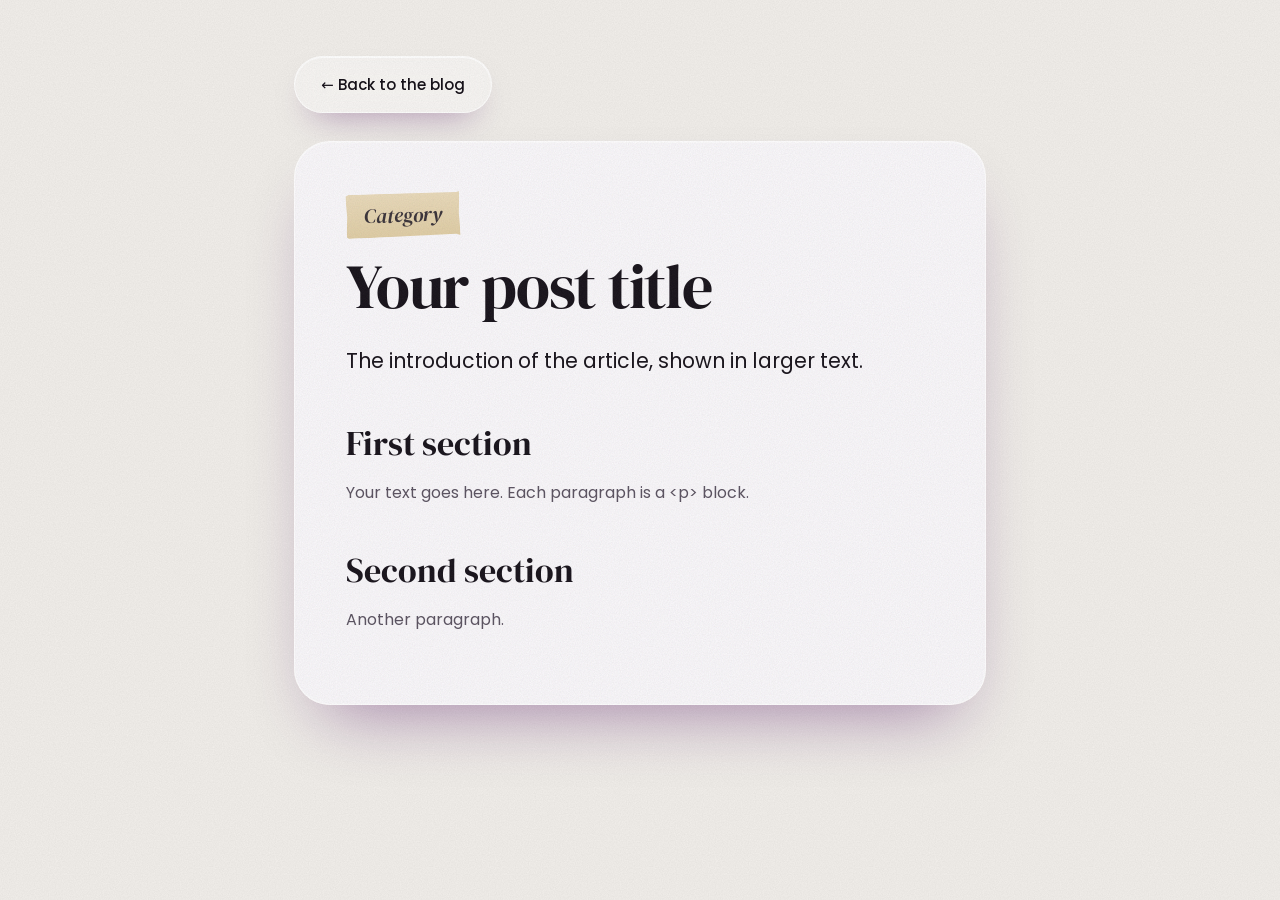
<file: blog/_template.html>
<!doctype html>
<!--
  BLOG POST TEMPLATE
  ==================
  1. Copy this file into blog/posts/ and give it a short name, for example:
       blog/posts/why-brand-consistency-matters.html
     (lowercase, no spaces, no accents). Files starting with "_" are ignored.
  2. Change the 4 required lines in <head> (title, description, date, category).
  3. Write your article in the <main> part below. Keep the structure.
  4. Save the file, then double-click update-blog.bat (Windows) so the post appears
     on the Blog page. Nothing else to change.
  Set status to "draft" to keep a post hidden while you write it.
-->
<html lang="en">
  <head>
    <meta charset="UTF-8" />
    <meta name="viewport" content="width=device-width, initial-scale=1" />

    <!-- Google tag (gtag.js) -->
    <script async src="https://www.googletagmanager.com/gtag/js?id=G-WNPLGX0RPK"></script>
    <script>
      window.dataLayer = window.dataLayer || [];
      function gtag(){dataLayer.push(arguments);}
      gtag('js', new Date());

      gtag('config', 'G-WNPLGX0RPK');
    </script>

    <!-- REQUIRED: the title shown on the Blog page -->
    <title>Your post title</title>
    <!-- REQUIRED: one or two sentences shown on the Blog page -->
    <meta name="description" content="A short summary of the article." />
    <!-- REQUIRED: publication date, YYYY-MM-DD -->
    <meta name="date" content="2026-10-30" />
    <!-- OPTIONAL: small label above the title, for example Design, Video, Web -->
    <meta name="category" content="Design" />
    <!-- OPTIONAL: "published" (default) or "draft" (hidden from the Blog page) -->
    <meta name="status" content="published" />

    <link rel="icon" href="../../brand/mark.png" />
    <link rel="stylesheet" href="../../app.css" />
    <link rel="stylesheet" href="../../custom.css" />
    <link rel="preconnect" href="https://fonts.googleapis.com" />
    <link rel="preconnect" href="https://fonts.gstatic.com" crossorigin />
    <link href="https://fonts.googleapis.com/css2?family=DM+Serif+Display:ital@0;1&family=Poppins:wght@300;400;500;600;700&display=swap" rel="stylesheet" />
  </head>
  <body class="post-page">
    <main class="view">
      <a class="btn btn--ghost post-back" href="../../index.html#/blog">&larr; Back to the blog</a>

      <article class="glass post-body">
        <span class="tape small">Category</span>
        <h1>Your post title</h1>
        <p class="lead">The introduction of the article, shown in larger text.</p>

        <h2>First section</h2>
        <p>Your text goes here. Each paragraph is a &lt;p&gt; block.</p>

        <!-- Optional image: put the file in blog/posts/images/ and use this line -->
        <!-- <img src="images/my-picture.jpg" alt="Short description of the picture" /> -->

        <h2>Second section</h2>
        <p>Another paragraph.</p>
      </article>
    </main>
  </body>
</html>
</file>
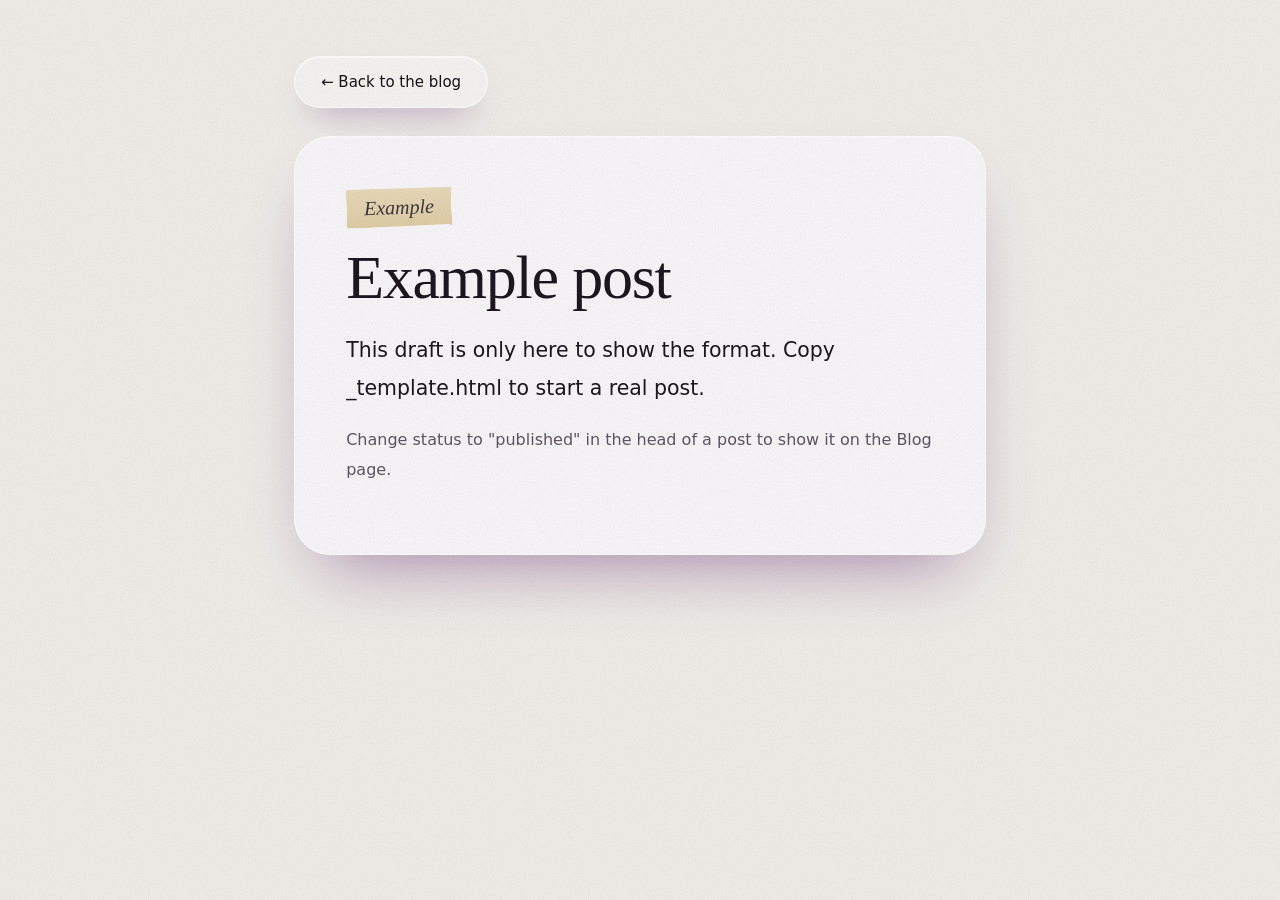
<file: blog/posts/example-post-draft.html>
<!doctype html>
<html lang="en">
  <head>
    <meta charset="UTF-8" />
    <meta name="viewport" content="width=device-width, initial-scale=1" />

    <!-- Google tag (gtag.js) -->
    <script async src="https://www.googletagmanager.com/gtag/js?id=G-WNPLGX0RPK"></script>
    <script>
      window.dataLayer = window.dataLayer || [];
      function gtag(){dataLayer.push(arguments);}
      gtag('js', new Date());

      gtag('config', 'G-WNPLGX0RPK');
    </script>
    <title>Example post (draft, not shown on the site)</title>
    <meta name="description" content="This is an example. It stays hidden while its status is draft." />
    <meta name="date" content="2026-10-30" />
    <meta name="category" content="Example" />
    <meta name="status" content="draft" />
    <link rel="icon" href="../../brand/mark.png" />
    <link rel="stylesheet" href="../../app.css" />
    <link rel="stylesheet" href="../../custom.css" />
  </head>
  <body class="post-page">
    <main class="view">
      <a class="btn btn--ghost post-back" href="../../index.html#/blog">&larr; Back to the blog</a>
      <article class="glass post-body">
        <span class="tape small">Example</span>
        <h1>Example post</h1>
        <p class="lead">This draft is only here to show the format. Copy _template.html to start a real post.</p>
        <p>Change status to "published" in the head of a post to show it on the Blog page.</p>
      </article>
    </main>
  </body>
</html>
</file>
<file: app.css>
:root{--purple: #7f2a8e;--purple-2: #a54bb8;--purple-deep: #2a0b33;--gold: #ffb400;--teal: #2bb3c0;--ink: #17121a;--muted: #5b5361;--paper: #f2efeb;--ring: rgba(127, 42, 142, .45);--glass-bg: linear-gradient(145deg, rgba(255, 255, 255, .58), rgba(255, 255, 255, .16));--glass-edge: rgba(255, 255, 255, .75);--glass-shadow: 0 34px 70px -30px rgba(70, 0, 90, .45);--radius-xl: 36px;--radius-lg: 28px;--radius-md: 20px;--spring: cubic-bezier(.3, 1.18, .5, 1);--ease-out: cubic-bezier(.16, 1, .3, 1);--serif: "DM Serif Display", "Playfair Display", Georgia, serif;--sans: "Poppins", system-ui, -apple-system, "Segoe UI", sans-serif}*,*:before,*:after{box-sizing:border-box}html{-webkit-text-size-adjust:100%;scroll-behavior:auto}body{margin:0;min-height:100vh;font-family:var(--sans);color:var(--ink);background:var(--paper);overflow-x:hidden;-webkit-font-smoothing:antialiased}body:before{content:"";position:fixed;inset:0;z-index:60;pointer-events:none;opacity:.55;mix-blend-mode:multiply;background-image:url("data:image/svg+xml;utf8,<svg xmlns='http://www.w3.org/2000/svg' width='220' height='220'><filter id='n'><feTurbulence type='fractalNoise' baseFrequency='.85' numOctaves='3' stitchTiles='stitch'/><feColorMatrix values='0 0 0 0 0  0 0 0 0 0  0 0 0 0 0  0 0 0 .18 0'/></filter><rect width='100%' height='100%' filter='url(%23n)'/></svg>")}img{display:block;max-width:100%}a{color:inherit}:focus-visible{outline:3px solid rgba(127,42,142,.45);outline-offset:4px;border-radius:14px}em{font-style:italic;color:var(--purple)}.bg-blobs span{position:fixed;border-radius:50%;filter:blur(90px);opacity:.55;z-index:0;pointer-events:none;animation:drift 20s ease-in-out infinite alternate}.bg-blobs .b1{width:46vw;height:46vw;left:-12vw;top:-14vw;background:#9b3fb0}.bg-blobs .b2{width:36vw;height:36vw;right:-10vw;top:18vh;background:var(--gold);opacity:.35;animation-duration:26s}.bg-blobs .b3{width:40vw;height:40vw;left:25vw;bottom:-20vw;background:var(--teal);opacity:.35;animation-duration:23s}@keyframes drift{0%{transform:translateZ(0) scale(1)}to{transform:translate3d(4vw,-3vh,0) scale(1.12)}}#water{position:fixed;inset:0;width:100vw;height:100vh;z-index:1;pointer-events:none;opacity:.22}#scene{position:fixed;inset:0;width:100vw;height:100vh;z-index:2;pointer-events:none}.cursor-glow-legacy{position:fixed;left:0;top:0;width:360px;height:360px;border-radius:50%;background:radial-gradient(circle,rgba(255,255,255,.55),rgba(165,75,184,.22) 30%,transparent 68%);box-shadow:0 0 0 1px #7f2a8e40;pointer-events:none;z-index:210;opacity:0;transition:opacity .4s}.cursor-glow.on{opacity:1}.glass{position:relative;background:var(--glass-bg);-webkit-backdrop-filter:blur(22px) saturate(180%);backdrop-filter:blur(22px) saturate(180%);border:1px solid var(--glass-edge);border-radius:var(--radius-lg);box-shadow:inset 0 1px #ffffffe6,inset 0 -14px 30px #ffffff14,var(--glass-shadow);isolation:isolate;transform-style:preserve-3d;transition:box-shadow .6s var(--ease-out),border-color .4s;--hover: 0}.glass:after{content:"";position:absolute;inset:0;border-radius:inherit;pointer-events:none;background:radial-gradient(520px circle at var(--mx, 50%) var(--my, 0%),rgba(255,255,255,.2),rgba(255,255,255,0) 55%),linear-gradient(115deg,#fff0 30%,#ffffff1f 46%,#fff0 60%);opacity:var(--hover);transition:opacity .7s var(--ease-out);z-index:2}.glass:hover{border-color:#fffffff2;box-shadow:inset 0 1px #fff,inset 0 -14px 40px #ffffff1f,0 46px 80px -30px #5a006e8c}.glass-inner{background:#ffffff8c;backdrop-filter:blur(16px);-webkit-backdrop-filter:blur(16px);border-radius:var(--radius-md);border:1px solid rgba(255,255,255,.8)}.nav{position:fixed;top:18px;left:50%;translate:-50% 0;z-index:40;width:min(1040px,calc(100% - 28px));display:flex;align-items:center;justify-content:space-between;gap:16px;padding:8px 8px 8px 12px;border-radius:999px;transition:box-shadow .6s var(--ease-out),background .6s}.nav.is-scrolled{background:linear-gradient(145deg,#ffffffc7,#ffffff73)}.brand{display:inline-flex;align-items:center;gap:10px;text-decoration:none;font-weight:600;font-size:15px;white-space:nowrap}.brand img{width:34px;height:34px;object-fit:contain}.brand-text{position:relative;top:-3px}.brand-text em{color:var(--purple);font-weight:500}.nav-links{position:relative;display:flex;gap:2px;padding:4px;border-radius:999px;background:#ffffff4d;box-shadow:inset 0 1px #ffffffb3}.nav-links a{position:relative;z-index:1;padding:10px 13px;border-radius:999px;font-size:14px;font-weight:500;text-decoration:none;color:var(--ink);transition:color .3s;white-space:nowrap}.nav-links a.active{color:var(--purple)}.nav-links a:not(.active):hover{opacity:.6}.theme-toggle{position:relative;flex:none;width:44px;height:44px;border-radius:50%;display:grid;place-items:center;border:1px solid rgba(255,255,255,.85);background:#ffffff73;-webkit-backdrop-filter:blur(16px);backdrop-filter:blur(16px);box-shadow:inset 0 1px #fff,0 10px 24px -12px #46005a80;color:var(--ink);cursor:pointer;transition:transform .6s var(--spring),background .4s}.theme-toggle:hover{transform:scale(1.08) rotate(-12deg)}.theme-toggle:active{transform:scale(.92)}.theme-toggle svg{position:absolute;width:20px;height:20px;transition:transform .7s var(--spring),opacity .4s}.theme-toggle .icon-moon{opacity:0;transform:rotate(-60deg) scale(.6)}.theme-toggle .icon-sun,html[data-theme=dark] .theme-toggle .icon-moon{opacity:1;transform:rotate(0) scale(1)}html[data-theme=dark] .theme-toggle .icon-sun{opacity:0;transform:rotate(60deg) scale(.6)}.nav-pill{position:absolute;top:4px;bottom:4px;left:0;width:0;border-radius:999px;background:linear-gradient(145deg,#fffffff2,#ffffff8c);box-shadow:inset 0 1px #fff,0 10px 24px -8px #7f2a8e73}.btn{position:relative;overflow:hidden;display:inline-flex;align-items:center;gap:10px;padding:16px 26px;border:0;border-radius:999px;font:inherit;font-weight:500;font-size:15px;text-decoration:none;color:#fff;cursor:pointer;background:linear-gradient(135deg,var(--purple-2),var(--purple) 55%,#4d1a5c);box-shadow:inset 0 1px #fff6,0 18px 40px -14px #7f2a8ebf;transition:box-shadow .5s var(--ease-out),filter .4s}.btn:hover{filter:brightness(1.08) saturate(1.1);box-shadow:inset 0 1px #ffffff80,0 26px 50px -14px #7f2a8ee6}.btn:active{transform:scale(.96)}.btn--ghost{color:var(--ink);background:#fff6;border:1px solid rgba(255,255,255,.85);-webkit-backdrop-filter:blur(16px);backdrop-filter:blur(16px);box-shadow:inset 0 1px #fff,0 16px 34px -18px #46005a80}.btn svg{transition:transform .6s var(--spring)}.btn:hover svg{transform:translate(4px)}.ripple{position:absolute;width:12px;height:12px;margin:-6px 0 0 -6px;border-radius:50%;background:#ffffff8c;pointer-events:none;animation:ripple .8s var(--ease-out) forwards}@keyframes ripple{to{transform:scale(26);opacity:0}}.view{position:relative;z-index:3;min-height:100vh;padding:130px clamp(20px,5vw,84px) 40px;outline:none}.section{padding:clamp(48px,6vw,88px) 0 0}.display{font-family:var(--serif);font-weight:400;letter-spacing:-.02em;line-height:1;margin:0}.lead{font-size:clamp(16px,1.3vw,19px);line-height:1.75;color:var(--muted);max-width:58ch}.w{display:inline-block;overflow:hidden;vertical-align:top;padding:0 .04em .14em;margin:0 -.04em -.14em}.wi{display:inline-block;will-change:transform}.tape{display:inline-block;align-self:flex-start;padding:10px 24px;font-family:var(--serif);font-style:italic;font-size:clamp(20px,2.2vw,28px);color:#3a3339;background:linear-gradient(180deg,#ecdcbc,#e2cfa6);box-shadow:0 10px 22px -12px #3c280080;transform:rotate(-2deg);clip-path:polygon(0 4%,3% 0,97% 2%,100% 0,99% 50%,100% 100%,96% 97%,2% 100%,0 96%,1% 50%)}.tape.small{font-size:20px;padding:8px 18px}.hero{position:relative;min-height:74vh;display:flex;align-items:center}.hero-copy{max-width:min(640px,52vw)}.eyebrow{display:inline-flex;align-items:center;gap:10px;padding:10px 18px;margin-bottom:26px;font-size:13px;font-weight:500;letter-spacing:.04em;border-radius:999px}.dot{width:9px;height:9px;border-radius:50%;background:var(--gold);box-shadow:0 0 0 4px #ffb40040;animation:pulse 2.4s ease-in-out infinite}@keyframes pulse{50%{box-shadow:0 0 0 9px #ffb40000}}.hero-title{font-size:clamp(40px,5.4vw,88px);line-height:1;margin-bottom:26px}.hero .lead{margin-bottom:36px}.cta-row{display:flex;flex-wrap:wrap;gap:14px}.hero-scroll{position:absolute;left:50%;bottom:-40px;display:flex;flex-direction:column;align-items:center;gap:10px;font-size:12px;letter-spacing:.2em;text-transform:uppercase;color:var(--muted);translate:-50% 0}.hero-scroll i{width:22px;height:36px;border:2px solid rgba(60,20,70,.4);border-radius:12px;position:relative}.hero-scroll i:after{content:"";position:absolute;left:50%;top:6px;width:4px;height:8px;margin-left:-2px;border-radius:4px;background:var(--purple);animation:wheel 1.8s var(--ease-out) infinite}@keyframes wheel{0%{transform:translateY(0);opacity:1}to{transform:translateY(12px);opacity:0}}.section-head{margin-bottom:48px;display:flex;flex-direction:column;gap:22px;align-items:flex-start}.section-head h2,.split h2,.cta h2,.quote p,.prose h2{font-size:clamp(30px,3.4vw,50px);line-height:1.06;margin:0 0 16px}.page-head{display:flex;flex-direction:column;gap:22px;align-items:flex-start;margin-bottom:20px}.page-head h1{font-size:clamp(46px,6vw,96px);line-height:.98;max-width:14ch}.page-head .lead{margin:0}.grid-3{display:grid;grid-template-columns:repeat(3,minmax(0,1fr));gap:22px}.grid-4{display:grid;grid-template-columns:repeat(4,minmax(0,1fr));gap:18px}.px{will-change:transform}.card{padding:30px 28px;border-radius:var(--radius-xl);transform:translateZ(0)}.card h3{font-family:var(--serif);font-weight:400;font-size:26px;margin:22px 0 10px}.card p{color:var(--muted);line-height:1.7;margin:0 0 20px}.icon-bubble{width:66px;height:66px;border-radius:22px;display:grid;place-items:center;color:#fff;background:linear-gradient(145deg,var(--purple-2),var(--purple));box-shadow:inset 0 1px #ffffff80,0 14px 28px -12px #7f2a8ecc}.icon-bubble svg{width:30px;height:30px}.tone-gold .icon-bubble{background:linear-gradient(145deg,#ffd45c,#ffb400);color:#3b2a00;box-shadow:inset 0 1px #fff9,0 14px 28px -12px #ffb400e6}.tone-teal .icon-bubble{background:linear-gradient(145deg,#6fd6df,var(--teal));box-shadow:inset 0 1px #ffffff80,0 14px 28px -12px #2bb3c0e6}.link-arrow{display:inline-flex;align-items:center;gap:8px;font-weight:600;color:var(--purple);text-decoration:none}.link-arrow svg{transition:transform .6s var(--spring)}.link-arrow:hover svg{transform:translate(6px)}.split{display:grid;grid-template-columns:minmax(0,.9fr) minmax(0,1.1fr);gap:clamp(24px,4vw,60px);align-items:center;padding:clamp(24px,3vw,44px);border-radius:var(--radius-xl)}.split p{color:var(--muted);line-height:1.75;margin:0 0 28px}.portrait{width:100%;aspect-ratio:1 / 1;object-fit:cover;border-radius:var(--radius-lg);filter:saturate(.85) contrast(1.02);box-shadow:inset 0 0 0 1px #fff9}.cta{padding:clamp(40px,6vw,80px);border-radius:var(--radius-xl);display:flex;flex-direction:column;gap:32px;align-items:flex-start;background:linear-gradient(135deg,#7f2a8e24,#ffffff59)}.cta h2{max-width:18ch}.about-intro{display:grid;grid-template-columns:minmax(0,1.2fr) minmax(0,.8fr);gap:clamp(24px,4vw,56px);align-items:start}.prose{padding:clamp(28px,4vw,52px);border-radius:var(--radius-xl);display:flex;flex-direction:column;gap:20px}.prose p{margin:0;color:var(--muted);line-height:1.8}.prose .lead{color:var(--ink);font-size:clamp(18px,1.6vw,22px)}.portrait-frame{margin:0;padding:14px;border-radius:var(--radius-xl)}.portrait-frame img{width:100%;aspect-ratio:1 / 1;object-fit:cover;border-radius:24px}.portrait-frame figcaption{padding:14px 6px 4px;font-size:14px;color:var(--muted)}.pillars{margin-top:28px}.quote{padding:clamp(36px,6vw,84px);border-radius:var(--radius-xl)}.quote p{font-size:clamp(28px,3.2vw,46px);line-height:1.12;max-width:26ch;margin:0}.accordion{display:flex;flex-direction:column;gap:20px}.svc{border-radius:var(--radius-xl);padding:0;overflow:hidden}.svc-head{width:100%;display:grid;grid-template-columns:auto 1fr auto;gap:22px;align-items:center;padding:26px 34px;background:none;border:0;font:inherit;color:inherit;text-align:left;cursor:pointer}.svc-icon{width:58px;height:58px;border-radius:20px}.svc-icon svg{width:26px;height:26px}.svc-title{display:flex;align-items:baseline;gap:18px}.svc-title .display{font-size:clamp(34px,4.4vw,60px)}.svc-num{font-size:14px;font-weight:600;color:var(--muted);letter-spacing:.1em}.svc-plus{position:relative;width:46px;height:46px;border-radius:50%;background:#ffffffb3;box-shadow:inset 0 1px #fff,0 8px 18px -10px #46005a80;transition:transform .8s var(--spring)}.svc-plus:before,.svc-plus:after{content:"";position:absolute;left:50%;top:50%;width:16px;height:2px;margin:-1px 0 0 -8px;background:var(--purple);border-radius:2px}.svc-plus:after{transform:rotate(90deg);transition:transform .8s var(--spring)}.svc.open .svc-plus{transform:rotate(135deg)}.svc.open .svc-plus:after{transform:rotate(90deg)}.svc-body{display:grid;grid-template-rows:0fr;transition:grid-template-rows .9s var(--spring)}.svc.open .svc-body{grid-template-rows:1fr}.svc-body>div{overflow:hidden;padding:0 34px 0 113px}.svc.open .svc-body>div{padding-bottom:34px}.svc-body p{color:var(--muted);line-height:1.7;margin:0 0 18px;max-width:60ch}.svc-body ul{list-style:none;margin:0;padding:0;display:flex;flex-wrap:wrap;gap:10px}.svc-body li{padding:10px 18px;border-radius:999px;font-size:14px;background:#ffffff8c;border:1px solid rgba(255,255,255,.9);transition:transform .5s var(--spring)}.svc-body li:hover{transform:translateY(-3px) scale(1.04)}.work-grid{display:grid;grid-template-columns:repeat(auto-fit,minmax(260px,1fr));gap:22px}.work-card{border-radius:var(--radius-xl);padding:12px;overflow:hidden}.work-media{position:relative;aspect-ratio:4 / 5;border-radius:24px;overflow:hidden}.work-media img{width:100%;height:100%;object-fit:cover;transition:transform 1.2s var(--ease-out)}.work-card:hover .work-media img{transform:scale(1.08)}.work-media.placeholder{display:grid;place-items:center;color:#fff}.work-media.placeholder span{width:84px;height:84px;border-radius:30px;display:grid;place-items:center;background:#fff3;backdrop-filter:blur(10px)}.work-media.placeholder svg{width:38px;height:38px}.work-media.placeholder.tone-purple{background:linear-gradient(160deg,#a54bb8,#3d0f4a)}.work-media.placeholder.tone-gold{background:linear-gradient(160deg,#ffd45c,#e89a00);color:#3b2a00}.work-media.placeholder.tone-teal{background:linear-gradient(160deg,#6fd6df,#1e7f88)}.work-info{position:absolute;left:12px;right:12px;bottom:12px;padding:18px 20px;transform:translateY(calc(100% - 84px));transition:transform .8s var(--spring)}.work-card:hover .work-info{transform:translateY(0)}.work-tag{font-size:12px;letter-spacing:.08em;text-transform:uppercase;color:var(--purple);font-weight:600}.work-info h3{font-size:24px;margin:6px 0 0;white-space:nowrap;overflow:hidden;text-overflow:ellipsis}.contact-grid{display:grid;grid-template-columns:minmax(0,.8fr) minmax(0,1.2fr);gap:clamp(20px,3vw,40px);align-items:start}.contact-info{padding:40px;border-radius:var(--radius-xl);display:flex;flex-direction:column;gap:18px}.contact-info h3{font-size:46px;margin:0}.contact-info p{color:var(--muted);margin:0}.mail{font-size:20px;font-weight:600;color:var(--purple);word-break:break-all;text-decoration:none}.chips{display:flex;flex-wrap:wrap;gap:8px;margin-top:8px}.chips span{padding:8px 14px;border-radius:999px;font-size:13px;background:#fff9;border:1px solid rgba(255,255,255,.9)}.form{padding:clamp(28px,4vw,48px);border-radius:var(--radius-xl);display:flex;flex-direction:column;gap:20px}.form label{display:flex;flex-direction:column;gap:8px;font-size:14px;font-weight:500}.form label>span{color:var(--muted)}.field-row{display:grid;grid-template-columns:1fr 1fr;gap:20px}.form input,.form select,.form textarea{width:100%;padding:16px 18px;border-radius:18px;border:1px solid rgba(255,255,255,.9);background:#ffffff80;font:inherit;font-size:15px;color:var(--ink);-webkit-backdrop-filter:blur(12px);backdrop-filter:blur(12px);box-shadow:inset 0 1px #fffc;transition:box-shadow .4s,transform .6s var(--spring),background .4s;resize:vertical}.form input:focus,.form select:focus,.form textarea:focus{outline:none;background:#fffc;transform:translateY(-2px);box-shadow:0 0 0 4px #7f2a8e2e,0 14px 30px -18px #7f2a8e99}.form .btn{align-self:flex-start}.form-note{margin:0;min-height:1.4em;font-size:14px;color:var(--purple)}.footer{position:relative;z-index:3;margin:0 clamp(20px,5vw,84px) 28px;padding:18px 26px;border-radius:999px;display:flex;justify-content:space-between;gap:16px;flex-wrap:wrap;font-size:13px;color:var(--muted)}.footer-mark{font-family:var(--serif);font-style:italic;color:var(--purple)}@media (max-width: 1080px){.grid-3,.grid-4{grid-template-columns:repeat(2,minmax(0,1fr))}.hero-copy{max-width:62vw}}@media (max-width: 860px){.hero{min-height:auto;padding-top:30vh;align-items:flex-start}.hero-copy{max-width:100%}.hero-scroll{display:none}.split,.about-intro,.contact-grid{grid-template-columns:1fr}.svc-head{padding:20px;grid-template-columns:auto 1fr auto;gap:14px}.svc-body>div{padding:0 20px}.svc.open .svc-body>div{padding-bottom:24px}.svc-title{flex-direction:column;gap:4px}.svc-icon{width:46px;height:46px;border-radius:16px}.svc-icon svg{width:22px;height:22px}.svc-title .display{font-size:32px}.portrait{aspect-ratio:1 / 1}}@media (max-width: 720px){.view{padding:230px 16px 120px}.section{padding-top:56px}.nav{top:auto;bottom:14px;width:calc(100% - 20px);justify-content:center;padding:6px}.brand-text{display:none}.theme-toggle{width:38px;height:38px}.nav-links{width:100%;justify-content:space-between}.nav-links a{padding:10px 9px;font-size:13px}.grid-3,.grid-4,.field-row{grid-template-columns:1fr}.page-head h1{font-size:52px}.card,.prose,.contact-info,.form{padding:26px}.footer{flex-direction:column;align-items:flex-start;border-radius:26px;margin-bottom:84px}.hero-title{font-size:44px}.cta{padding:32px}.cursor-glow{display:none}}@media (prefers-reduced-motion: reduce){.bg-blobs span,.dot,.hero-scroll i:after{animation:none}.glass,.btn,.card{transition:none}}html[data-theme=dark]{color-scheme:dark;--ink: #f1ecf4;--muted: #a89fb1;--paper: #0c0a10;--ring: rgba(215, 158, 240, .5)}html[data-theme=dark] body{background:var(--paper);color:var(--ink)}html[data-theme=dark] body:before{mix-blend-mode:screen;opacity:.1}html[data-theme=dark] .bg-blobs span{opacity:.4}html[data-theme=dark] .bg-blobs .b1{background:#5b1f6e}html[data-theme=dark] .bg-blobs .b2{background:#9c6d00;opacity:.22}html[data-theme=dark] .bg-blobs .b3{background:#135f73;opacity:.3}html[data-theme=dark] em,html[data-theme=dark] .brand-text em,html[data-theme=dark] .mail,html[data-theme=dark] .link-arrow,html[data-theme=dark] .footer-mark,html[data-theme=dark] .form-note{color:#d79ef0}html[data-theme=dark] .cta em{color:var(--gold)}html[data-theme=dark] .glass{background:linear-gradient(145deg,#ffffff21,#ffffff08);border-color:#ffffff24;box-shadow:inset 0 1px #ffffff29,inset 0 -14px 30px #ffffff05,0 34px 70px -30px #000000bf}html[data-theme=dark] .glass:hover{border-color:#ffffff47;box-shadow:inset 0 1px #ffffff3d,0 46px 80px -30px #7828a073}html[data-theme=dark] .glass:after{mix-blend-mode:screen}html[data-theme=dark] .glass-inner{background:#ffffff12;border-color:#ffffff1f}html[data-theme=dark] .nav.is-scrolled{background:linear-gradient(145deg,#221828db,#120c18b8)}html[data-theme=dark] .nav-links{background:#ffffff0f;box-shadow:inset 0 1px #ffffff14}html[data-theme=dark] .nav-links a.active{color:#e7b8f5}html[data-theme=dark] .nav-pill{background:linear-gradient(145deg,#ffffff38,#ffffff12);box-shadow:inset 0 1px #ffffff4d,0 10px 24px -8px #0009}html[data-theme=dark] .theme-toggle{background:#ffffff14;border-color:#ffffff2e;box-shadow:inset 0 1px #ffffff24,0 10px 24px -12px #000000b3}html[data-theme=dark] .btn--ghost{color:var(--ink);background:#ffffff14;border-color:#fff3;box-shadow:inset 0 1px #ffffff26,0 16px 34px -18px #000000b3}html[data-theme=dark] .tape{color:#1d1622;background:linear-gradient(180deg,#ead8ae,#d3b97f)}html[data-theme=dark] .svc-plus{background:#ffffff1f;box-shadow:inset 0 1px #fff3}html[data-theme=dark] .svc-body li,html[data-theme=dark] .chips span{background:#ffffff12;border-color:#ffffff24}html[data-theme=dark] .form input,html[data-theme=dark] .form select,html[data-theme=dark] .form textarea{color:var(--ink);background:#ffffff0f;border-color:#ffffff24;box-shadow:inset 0 1px #ffffff14}html[data-theme=dark] .form select option{background:#1a1420;color:var(--ink)}html[data-theme=dark] .form input:focus,html[data-theme=dark] .form select:focus,html[data-theme=dark] .form textarea:focus{background:#ffffff1f}html[data-theme=dark] .cta{background:linear-gradient(135deg,#7f2a8e33,#ffffff0a)}html[data-theme=dark] .portrait,html[data-theme=dark] .portrait-frame img{filter:saturate(.7) brightness(.92) contrast(1.05)}html[data-theme=dark] .hero-scroll i{border-color:#ffffff59}html[data-theme=dark] .eyebrow{color:var(--ink)}html[data-theme=dark] .cursor-glow{background:radial-gradient(circle,rgba(255,255,255,.35),rgba(215,158,240,.2) 30%,transparent 68%);box-shadow:0 0 0 1px #d79ef04d}html[data-theme=dark] #water{opacity:.16}html[data-theme=dark] .brand img{filter:brightness(1.6) saturate(1.2)}.orb{position:absolute;border-radius:50%;pointer-events:none;z-index:0;opacity:.8;background:radial-gradient(circle at 30% 28%,#fff 0,#ffffff8c 7%,#c878e699 28%,#7f2a8e8c 62%,#280a32b3);box-shadow:inset -14px -20px 44px #00000038,0 30px 60px -22px #7f2a8e80;animation:float 10s ease-in-out infinite}.orb-a{width:200px;height:200px;left:-120px;top:-120px}.orb-b{width:110px;height:110px;right:2%;bottom:-40px;background:radial-gradient(circle at 30% 28%,#fff 0,#ffffff80 8%,#ffd45c 35%,#e89a00 80%);box-shadow:inset -10px -14px 30px #78460040,0 24px 48px -18px #ffb40099;animation-duration:12s;animation-delay:-4s}@keyframes float{0%,to{transform:translateZ(0) rotate(0)}50%{transform:translate3d(0,-14px,0) rotate(4deg)}}html[data-theme=dark] .orb{opacity:.45}@media (max-width: 720px){.orb{display:none}}html.has-cursor,html.has-cursor *{cursor:none!important}.cursor{position:fixed;left:0;top:0;z-index:300;pointer-events:none;opacity:0;transition:opacity .3s}.cursor.on{opacity:1}.cursor-ring,.cursor-dot{position:absolute;border-radius:50%}.cursor-ring{width:32px;height:32px;margin:-16px 0 0 -16px;border:1.5px solid rgba(127,42,142,.6);transition:width .45s var(--spring),height .45s var(--spring),margin .45s var(--spring),background .3s,border-color .3s,opacity .3s}.cursor-dot{width:6px;height:6px;margin:-3px 0 0 -3px;background:var(--purple);transition:opacity .3s}.cursor.hover .cursor-ring{width:42px;height:42px;margin:-21px 0 0 -21px;background:#7f2a8e1a;border-color:#7f2a8e59}html[data-theme=dark] .cursor-ring{border-color:#d79ef0b3}html[data-theme=dark] .cursor-dot{background:#e7b8f5}html[data-theme=dark] .cursor.hover .cursor-ring{background:#d79ef01f;border-color:#d79ef073}.card{-webkit-box-reflect:below 4px linear-gradient(to bottom,rgba(0,0,0,.36) 0%,rgba(0,0,0,.14) 16%,rgba(0,0,0,0) 34%)}html[data-theme=dark] .card{-webkit-box-reflect:below 4px linear-gradient(to bottom,rgba(255,255,255,.2) 0%,rgba(255,255,255,.06) 16%,rgba(255,255,255,0) 34%)}.grid-3,.grid-4{row-gap:64px}.glass:before{content:"";position:absolute;inset:0;border-radius:inherit;pointer-events:none;z-index:1;opacity:.07;mix-blend-mode:overlay;background-image:url("data:image/svg+xml;utf8,<svg xmlns='http://www.w3.org/2000/svg' width='160' height='160'><filter id='n'><feTurbulence type='fractalNoise' baseFrequency='.9' numOctaves='2' stitchTiles='stitch'/></filter><rect width='100%' height='100%' filter='url(%23n)'/></svg>")}html[data-theme=dark] .glass:before{opacity:.1;mix-blend-mode:soft-light}.nav-tools{display:flex;align-items:center;gap:8px;flex:none}.lang-switch{display:flex;align-items:center;gap:2px;height:44px;padding:0 6px;border-radius:999px;border:1px solid rgba(255,255,255,.85);background:#ffffff73;-webkit-backdrop-filter:blur(16px);backdrop-filter:blur(16px);box-shadow:inset 0 1px #fff,0 10px 24px -12px #46005a80;font-size:12px;font-weight:600;letter-spacing:.06em}.lang-switch button{border:0;background:none;font:inherit;color:var(--muted);padding:8px 9px;border-radius:999px;cursor:pointer;transition:color .3s,background .4s,box-shadow .4s}.lang-switch button:hover{color:var(--ink)}.lang-switch button[aria-pressed=true]{color:var(--ink);background:#ffffffeb;box-shadow:0 4px 10px -6px #46005a80}.lang-switch>span{color:var(--muted);opacity:.45;font-size:11px}html[data-theme=dark] .lang-switch{background:#ffffff0f;border-color:#ffffff2e;box-shadow:inset 0 1px #ffffff24}html[data-theme=dark] .lang-switch button[aria-pressed=true]{background:#ffffff29;color:var(--ink);box-shadow:none}.bl{position:relative;display:inline-block}.bl .c,.bl .b{display:inline-block}.bl .c{-webkit-mask-image:linear-gradient(90deg,#000 40%,transparent 96%);mask-image:linear-gradient(90deg,#000 40%,transparent 96%)}.bl .b{position:absolute;left:0;top:0;filter:blur(1px);opacity:.95;pointer-events:none;-webkit-mask-image:linear-gradient(90deg,transparent 36%,#000 96%);mask-image:linear-gradient(90deg,transparent 36%,#000 96%)}.portrait-frame{position:relative;overflow:hidden}.portrait-frame>div[data-3d]{border-radius:24px;overflow:hidden}.portrait-frame figcaption{position:absolute;left:26px;bottom:26px;z-index:3;margin:0;padding:10px 18px;border-radius:999px;font-size:14px;font-weight:500;color:var(--ink);background:#ffffffb8;-webkit-backdrop-filter:blur(14px);backdrop-filter:blur(14px);border:1px solid rgba(255,255,255,.9);box-shadow:0 14px 30px -16px #46005a8c}html[data-theme=dark] .portrait-frame figcaption{background:#140e1ab8;border-color:#ffffff24}.split .portrait{display:block}@media (max-width: 720px){.nav{gap:8px;padding:6px}.nav-links{flex:1;min-width:0;width:auto}.nav-links a{padding:9px 6px;font-size:12px}.nav-tools{gap:6px}.lang-switch{height:38px;padding:0 4px}.lang-switch button{padding:6px 5px}}@media (max-width: 720px){.nav{top:10px;bottom:auto;width:calc(100% - 20px);flex-wrap:wrap;row-gap:6px;justify-content:space-between;padding:8px 8px 8px 10px;border-radius:26px}.nav .brand{order:1}.nav-tools{order:2;margin-left:auto}.nav-links{order:3;flex:0 0 100%;width:100%;min-width:0}.nav-links a{flex:1;padding:8px 2px;font-size:11px;white-space:nowrap;text-align:center}.view{padding:150px 16px 60px}.footer{margin-bottom:28px}}.zoom-frame{overflow:hidden;border-radius:24px}.zoom-frame img{display:block;width:100%;will-change:transform;transform-origin:center}.cursor-label{position:absolute;left:0;top:0;white-space:nowrap;transform:translate(-50%,-50%) scale(.6);opacity:0;transition:opacity .3s,transform .55s var(--spring);padding:8px 15px;border-radius:999px;color:#fff;font-weight:600;font-size:12px;letter-spacing:.01em;background:linear-gradient(160deg,#ffffff52,#ffffff14 55%,#ffffff24);-webkit-backdrop-filter:blur(16px) saturate(170%);backdrop-filter:blur(16px) saturate(170%);border:1px solid rgba(255,255,255,.12);box-shadow:inset 0 1px #ffffff40,0 10px 22px -14px #0006;text-shadow:0 1px 2px rgba(0,0,0,.35)}.cursor.as-name .cursor-label{opacity:1;transform:translate(-50%,-50%) scale(1)}.cursor.as-name .cursor-ring,.cursor.as-name .cursor-dot{opacity:0}.footer{display:grid;grid-template-columns:repeat(auto-fit,minmax(190px,1fr));gap:22px 28px;align-items:start;border-radius:26px;padding:26px 30px}.footer-col{display:grid;gap:6px;font-size:13px;line-height:1.5}.footer-col a{color:inherit;text-decoration:none;opacity:.8}.footer-col a:hover{opacity:1;color:var(--purple)}.footer-label{font-size:11px;letter-spacing:.14em;text-transform:uppercase;opacity:.6;margin-bottom:2px}
</file>
<file: custom.css>
/*
 * EDDINO CREATIVE LAB - CUSTOM STYLES (readable, safe to edit)
 * ------------------------------------------------------------
 * This file is loaded AFTER app.css, so its rules win over the originals.
 * app.css is minified (one long line): leave it alone and change things here.
 */

/* Hidden means hidden, even when a class sets display */
[hidden] { display: none !important; }

/* ---------- Home: hero title (short, on two lines) ---------- */
.hero-copy { max-width: min(1120px, 72vw); }
.hero-title { font-size: clamp(32px, 3.6vw, 54px); line-height: 1.12; }

/* ---------- Home: "What we do" cards, all the same size ---------- */
.grid-4 > .px { display: flex; }
.grid-4 .service-card { flex: 1; display: flex; flex-direction: column; height: 100%; }
.grid-4 .service-card p { flex: 1; }
.grid-4 .service-card .link-arrow { margin-top: auto; }

@media (max-width: 720px) {
  /* one card per row on phones: give them the same height too */
  .grid-4 .service-card { min-height: 350px; }
}

/* ---------- Home: "Let's make your brand stand out" box, original card, 3D pencil overflowing on the right ---------- */
.cta-copy { display: flex; flex-direction: column; gap: 32px; align-items: flex-start; position: relative; z-index: 2; }
.cta-pencil {
  position: absolute; right: -7%; top: 50%; transform: translateY(-50%);
  width: min(60%, 700px); height: 150%; z-index: 1; pointer-events: auto;
}
.cta-pencil canvas { position: absolute; inset: 0; width: 100%; height: 100%; display: block; }

/* ---------- Footer: social links ---------- */
.socials { display: flex; gap: 10px; margin-top: 4px; }
.socials a {
  width: 40px; height: 40px; border-radius: 50%;
  display: grid; place-items: center;
  color: #fff; opacity: 1;
  background: linear-gradient(145deg, var(--purple-2), var(--purple));
  box-shadow: inset 0 1px #ffffff80, 0 12px 24px -12px #7f2a8eb3;
  transition: transform 0.5s var(--spring), box-shadow 0.4s;
}
.socials a:hover { transform: translateY(-3px); box-shadow: inset 0 1px #ffffff80, 0 18px 30px -12px #7f2a8ee6; }
.socials svg { width: 20px; height: 20px; }

/* ---------- Contact: WhatsApp button ---------- */
.btn--wa {
  background: linear-gradient(135deg, #3ddc84, #128c4a);
  box-shadow: inset 0 1px #fff5, 0 18px 40px -14px #128c4acc;
  align-self: flex-start;
}
.btn--wa:hover { box-shadow: inset 0 1px #fff5, 0 26px 50px -14px #128c4aee; }

/* ---------- Presentation page (9:16 video) ---------- */
.presentation-grid {
  display: grid;
  grid-template-columns: minmax(0, 360px) minmax(0, 1fr);
  gap: clamp(24px, 4vw, 56px);
  align-items: start;
}
.video-frame { margin: 0; padding: 14px; border-radius: var(--radius-xl); position: relative; }
.presentation-video {
  display: block; width: 100%; aspect-ratio: 9 / 16; height: auto;
  object-fit: cover; border-radius: 24px; background: #120c16;
}
.video-missing {
  position: absolute; inset: 14px; margin: 0;
  display: grid; place-items: center; text-align: center;
  padding: 28px; border-radius: 24px;
  background: #ffffffd9; color: var(--muted); font-size: 15px; line-height: 1.6;
}
.presentation-cta {
  padding: clamp(28px, 4vw, 52px); border-radius: var(--radius-xl);
  display: flex; flex-direction: column; gap: 22px; align-items: flex-start;
}
.presentation-cta h2 { font-size: clamp(30px, 3.4vw, 50px); line-height: 1.06; margin: 0; }
.presentation-cta p { color: var(--muted); line-height: 1.75; margin: 0; }
@media (max-width: 860px) {
  .presentation-grid { grid-template-columns: 1fr; }
  .presentation-video { max-width: 360px; margin: 0 auto; }
  .video-frame { max-width: 390px; margin: 0 auto; width: 100%; }
}

/* ---------- Blog list ---------- */
.blog-grid { display: grid; grid-template-columns: repeat(auto-fill, minmax(280px, 1fr)); gap: 24px; }
.post-card { display: flex; flex-direction: column; text-decoration: none; color: inherit; }
.post-card h3 { font-family: var(--serif); font-weight: 400; font-size: 28px; line-height: 1.15; margin: 18px 0 10px; }
.post-card p { color: var(--muted); line-height: 1.7; margin: 0 0 18px; flex: 1; }
.post-card .post-meta { font-size: 13px; color: var(--muted); margin-bottom: 14px; }
.post-card .link-arrow { margin-top: auto; }
.blog-empty { padding: 40px; border-radius: var(--radius-xl); }
.blog-empty p { margin: 0; color: var(--muted); font-size: 18px; }

/* ---------- Blog post pages (blog/posts/*.html) ---------- */
.post-page .view { padding-top: 56px; max-width: 820px; margin: 0 auto; }
.post-page .post-back { display: inline-flex; margin-bottom: 28px; }
.post-body { padding: clamp(26px, 4vw, 56px); border-radius: var(--radius-xl); }
.post-body .tape { margin-bottom: 18px; }
.post-body h1 { font-family: var(--serif); font-weight: 400; font-size: clamp(38px, 5vw, 62px); line-height: 1.04; margin: 0 0 22px; letter-spacing: -0.02em; }
.post-body h2 { font-family: var(--serif); font-weight: 400; font-size: clamp(26px, 3vw, 34px); margin: 40px 0 12px; }
.post-body p { color: var(--muted); line-height: 1.85; margin: 0 0 18px; }
.post-body .lead { color: var(--ink); font-size: clamp(18px, 1.6vw, 21px); }
.post-body img { width: 100%; height: auto; border-radius: 20px; margin: 22px 0; }

/* ---------- Small screens ---------- */
@media (max-width: 860px) {
  .hero-copy { max-width: 100%; }
  .hero-title { font-size: clamp(34px, 9vw, 52px); }
  .cta-pencil { position: relative; right: auto; top: auto; transform: none; width: 100%; height: 300px; margin-top: 10px; }
}

/* Social icons in the footer: stay visible on hover */
.footer-col .socials a,
.footer-col .socials a:hover { opacity: 1; }
.footer-col .socials a { color: #fff; background: linear-gradient(145deg, var(--purple-2), var(--purple)); }
.footer-col .socials a:hover { color: var(--purple); background: #ffffff; box-shadow: inset 0 0 0 1.5px var(--purple), 0 14px 26px -12px #7f2a8e99; }
html[data-theme=dark] .footer-col .socials a:hover { color: #e7b8f5; background: #ffffff14; box-shadow: inset 0 0 0 1.5px #e7b8f5; }

/* Quote: the highlighted words are always purple (light and dark mode) */
.quote em, .quote em * { color: var(--purple) !important; font-style: italic; }
html[data-theme=dark] .quote em, html[data-theme=dark] .quote em * { color: #c77be0 !important; }

/* French home title: each line stays on one line on desktop (3 lines total) */
@media (min-width: 861px) {
  html[lang=fr] .hero-title { white-space: nowrap; }
}

/* ---------- Golden 3D bubble (bottom right): glossy sphere that reacts to the mouse (orb.js) ---------- */
.orb-b {
  translate: var(--ox, 0px) var(--oy, 0px);
  background:
    radial-gradient(circle at var(--hx, 34%) var(--hy, 28%), #ffffff 0, #fff7cc 5%, #ffe072 16%, #ffb81f 38%, #e08a00 66%, #8a4f00 90%, #5a3000 100%);
  box-shadow:
    inset -14px -18px 30px #4a260066,
    inset 10px 12px 20px #fff3b833,
    0 30px 46px -16px #b86f00a6,
    0 8px 16px -8px #5a300066;
  opacity: 0.95;
}
html[data-theme=dark] .orb-b { opacity: 0.6; }

/* ---------- Service icons: semi-transparent glass tiles ---------- */
.icon-bubble {
  color: var(--purple);
  background: linear-gradient(145deg, #c878e685, #7f2a8e2e);
  backdrop-filter: blur(14px) saturate(1.4);
  -webkit-backdrop-filter: blur(14px) saturate(1.4);
  border: 1px solid #ffffff8c;
  box-shadow: inset 0 1px 0 #ffffffb3, inset 0 -10px 18px -12px #7f2a8e59, 0 14px 28px -14px #7f2a8e66;
}
.tone-gold .icon-bubble {
  color: #8a5a00;
  background: linear-gradient(145deg, #ffd45cb3, #ffb40052);
  box-shadow: inset 0 1px 0 #ffffffb3, inset 0 -10px 18px -12px #b8780055, 0 14px 28px -14px #ffb400b3;
}
.tone-teal .icon-bubble {
  color: #137a84;
  background: linear-gradient(145deg, #6fd6dfb3, #2bb3c052);
  box-shadow: inset 0 1px 0 #ffffffb3, inset 0 -10px 18px -12px #1e7f8855, 0 14px 28px -14px #2bb3c0b3;
}
html[data-theme=dark] .icon-bubble { color: #e7b8f5; }
html[data-theme=dark] .tone-gold .icon-bubble { color: #ffd45c; }
html[data-theme=dark] .tone-teal .icon-bubble { color: #8fe6ee; }

/* ---------- WhatsApp button: logo on the left, text only ---------- */
.btn--wa .wa-icon { width: 20px; height: 20px; flex: none; }

/* ---------- Smoother on every browser: lighter effects, same look ---------- */
/* Full-page grain: normal blending (blend modes make the whole page repaint on every change) */
body:before { mix-blend-mode: normal; opacity: .3; }
html[data-theme=dark] body:before { mix-blend-mode: normal; opacity: .06; }
.glass:before { mix-blend-mode: normal; }
html[data-theme=dark] .glass:before { mix-blend-mode: normal; }

/* Background blobs: soft radial gradients instead of blur(90px) on moving elements (very heavy) */
.bg-blobs span { filter: none; }
.bg-blobs .b1 { background: radial-gradient(closest-side, #9b3fb0, #9b3fb000); }
.bg-blobs .b2 { background: radial-gradient(closest-side, var(--gold), #ffb40000); }
.bg-blobs .b3 { background: radial-gradient(closest-side, var(--teal), #2bb3c000); }
html[data-theme=dark] .bg-blobs .b1 { background: radial-gradient(closest-side, #5b1f6e, #5b1f6e00); }
html[data-theme=dark] .bg-blobs .b2 { background: radial-gradient(closest-side, #9c6d00, #9c6d0000); }
html[data-theme=dark] .bg-blobs .b3 { background: radial-gradient(closest-side, #135f73, #135f7300); }

/* ---------- Phones: solid cards instead of glass (the top bar keeps its glass look) ---------- */
@media (max-width: 860px) {
  .glass:not(.nav), .glass-inner {
    -webkit-backdrop-filter: none; backdrop-filter: none;
    background: #fcfafd;
  }
  html[data-theme=dark] .glass:not(.nav), html[data-theme=dark] .glass-inner {
    background: #241a28;
  }
}

/* ---------- Phones: no big 3D logo behind the text (it overlapped the headings) ---------- */
@media (max-width: 860px) {
  #scene { display: none; }
}
/* Phones: the hero starts right under the header (the 3D logo space is no longer needed) */
@media (max-width: 860px) {
  .hero { padding-top: 24px; }
}

/* ---------- Phones: our logo at the top of the home page, centred (mark + bold name) ---------- */
.m-logo { display: none; }
@media (max-width: 860px) {
  .m-logo {
    display: flex; align-items: center; justify-content: center; gap: 12px;
    margin: 0 0 28px; font-weight: 700; font-size: 20px; letter-spacing: -.01em; color: var(--ink);
  }
  .m-logo img { width: 50px; height: 50px; flex: none; }
  .m-logo .m-logo-dark { display: none; }
  html[data-theme=dark] .m-logo .m-logo-light { display: none; }
  html[data-theme=dark] .m-logo .m-logo-dark { display: block; }
}


/* ---------- Phones: compact service cards on the home page ---------- */
@media (max-width: 720px) {
  .grid-4 .service-card { min-height: 0; padding: 18px 18px 16px; }
  .grid-4 .service-card .icon-bubble { width: 50px; height: 50px; border-radius: 16px; }
  .grid-4 .service-card .icon-bubble svg { width: 24px; height: 24px; }
  .grid-4 .service-card h3 { font-size: 22px; margin: 12px 0 6px; }
  .grid-4 .service-card p { font-size: 14px; line-height: 1.55; margin: 0 0 10px; }
  .grid-4 .service-card .link-arrow { font-size: 14px; }
}

/* ---------- Phones: home services as small tiles, 2 + 2, icon and title only ---------- */
@media (max-width: 720px) {
  .grid-4 { grid-template-columns: repeat(2, minmax(0, 1fr)); gap: 12px; row-gap: 12px; }
  .grid-4 .service-card { padding: 14px 12px; border-radius: 22px; }
  .grid-4 .service-card .icon-bubble { width: 42px; height: 42px; border-radius: 14px; margin-bottom: 4px; }
  .grid-4 .service-card .icon-bubble svg { width: 20px; height: 20px; }
  .grid-4 .service-card h3 { font-size: 16px; line-height: 1.2; margin: 8px 0 0; }
  .grid-4 .service-card p,
  .grid-4 .service-card .link-arrow { display: none; }
}

/* ---------- Web: the click water effect is clearly visible (on phones it is off) ---------- */
#water { opacity: .55; }
html[data-theme=dark] #water { opacity: .45; }

/* ---------- Web: only some cards keep the glass (the top bar, the presentation box and the contact form) ---------- */
@media (min-width: 861px) {
  .glass:not(.nav):not(.form):not(.presentation-cta) {
    -webkit-backdrop-filter: none; backdrop-filter: none;
    background: #fcfafdeb;
  }
  html[data-theme=dark] .glass:not(.nav):not(.form):not(.presentation-cta) { background: #241a28eb; }
}

/* ---------- Web: text stays readable on every card (less see-through) ---------- */
@media (min-width: 861px) {
  .glass:not(.nav):not(.form):not(.presentation-cta) { background: #fcfafdf5; }
  html[data-theme=dark] .glass:not(.nav):not(.form):not(.presentation-cta) { background: #241a28f5; }
  .glass.form, .glass.presentation-cta { background: linear-gradient(145deg, #ffffffeb, #fcfafde3); }
  html[data-theme=dark] .glass.form, html[data-theme=dark] .glass.presentation-cta { background: linear-gradient(145deg, #2a1f30f2, #1d1524eb); }
}

/* ---------- Water effect: smaller ripple (app.js) and fully opaque ---------- */
#water { opacity: 1; }
html[data-theme=dark] #water { opacity: 1; }


/* Contact form: error message under the form */
.form-note.is-error { color: #b42318; }
</file>
